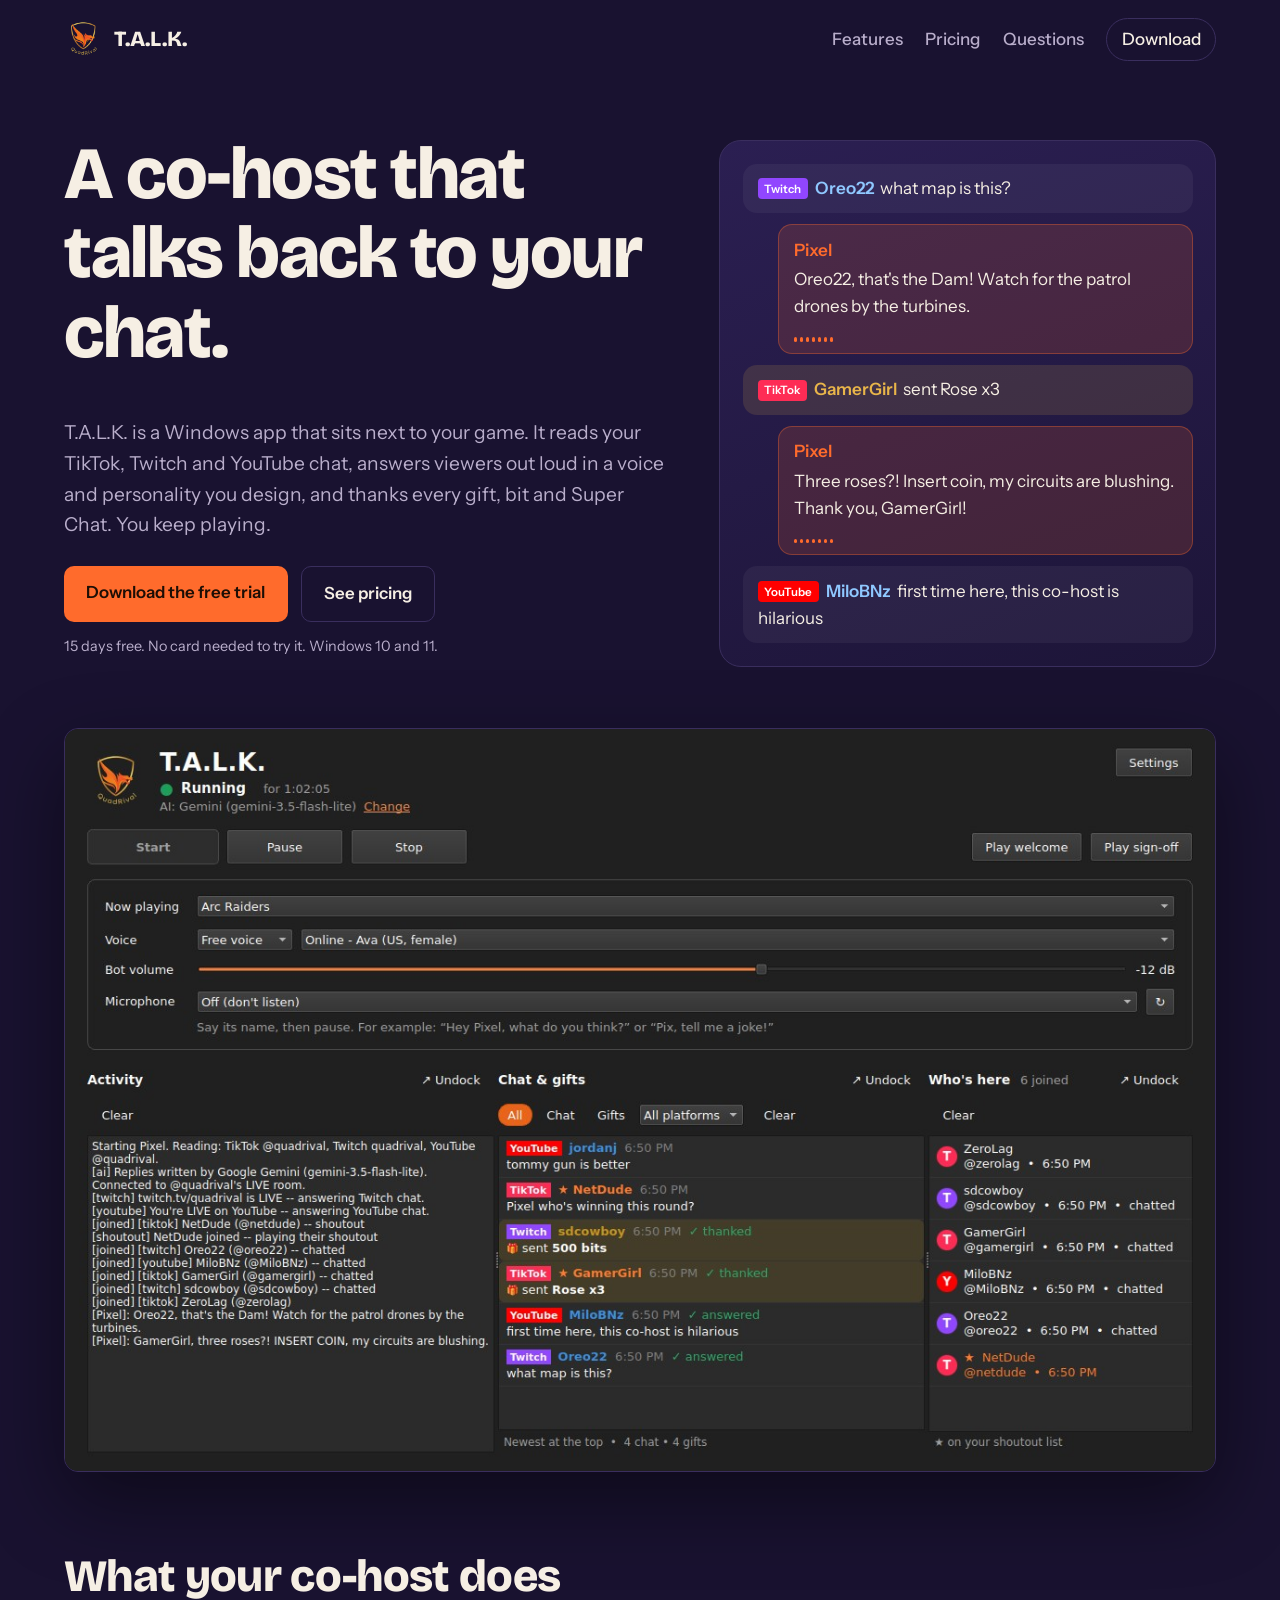
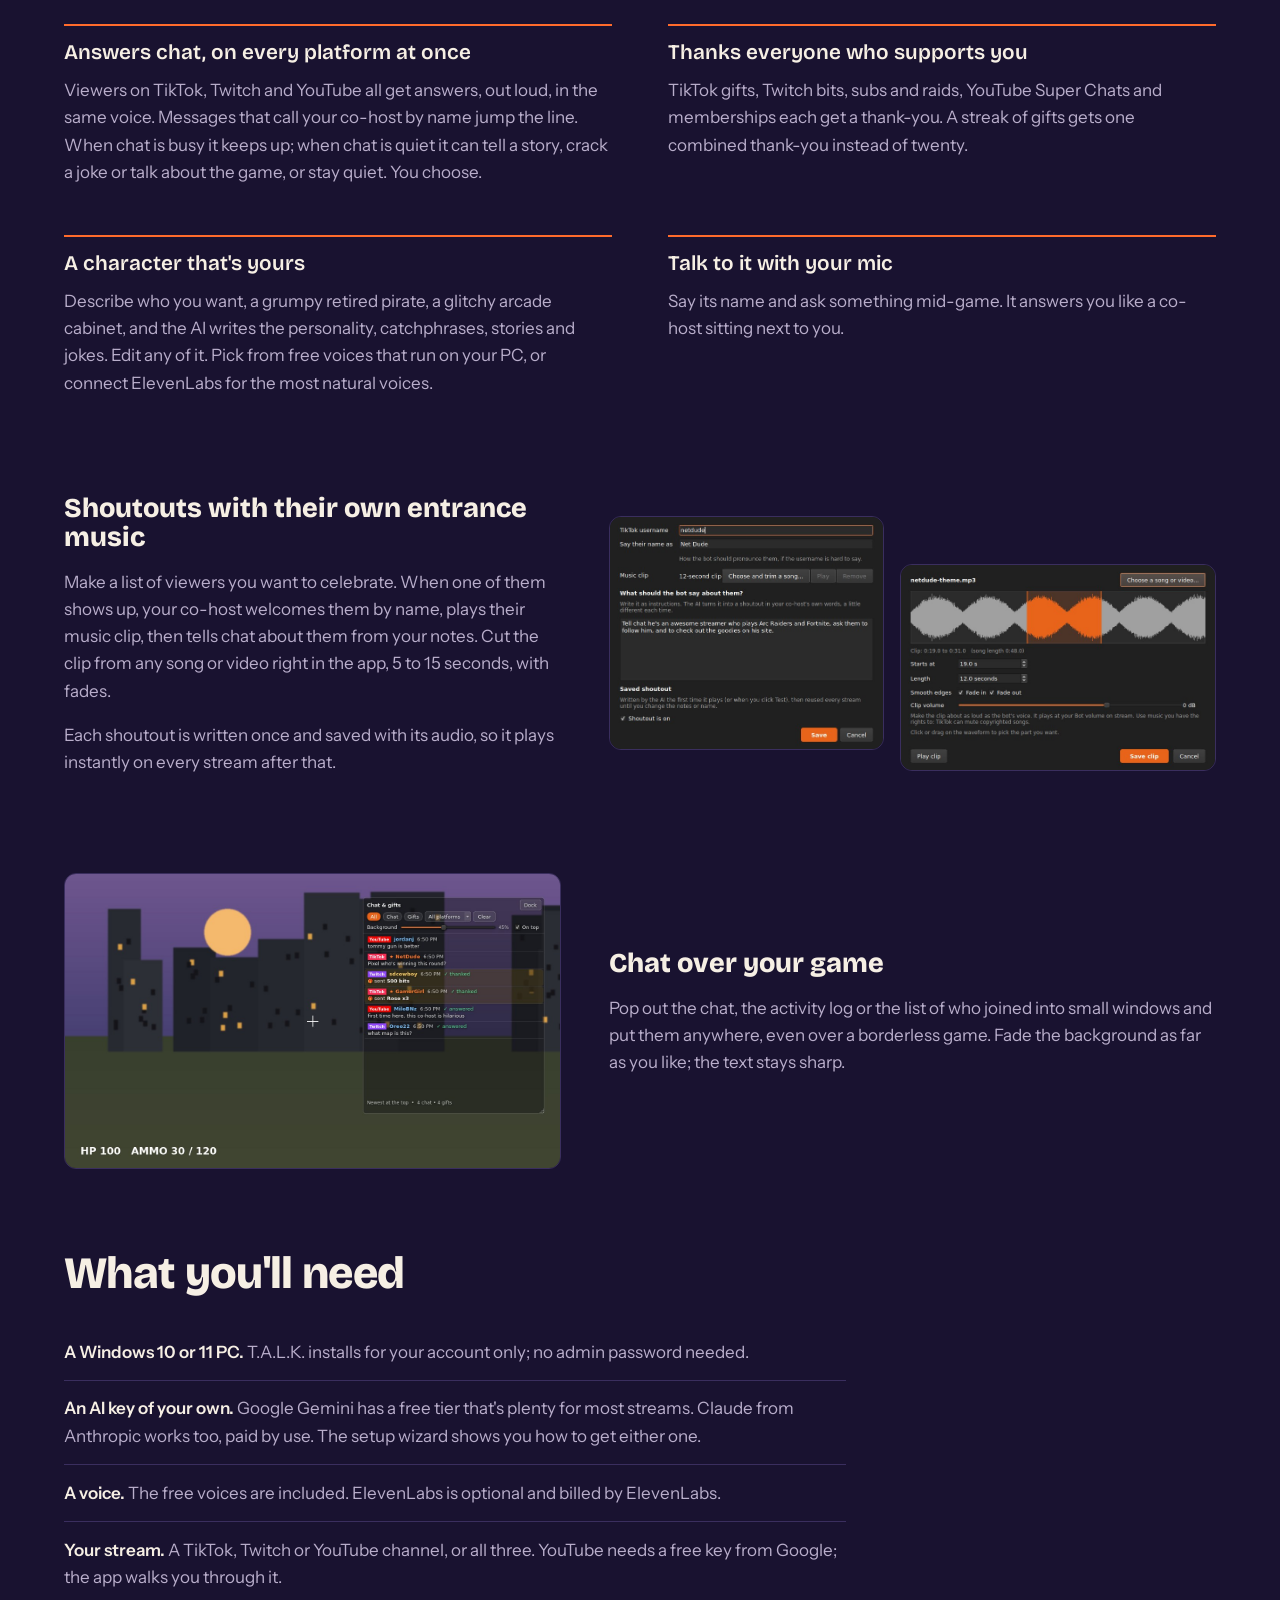
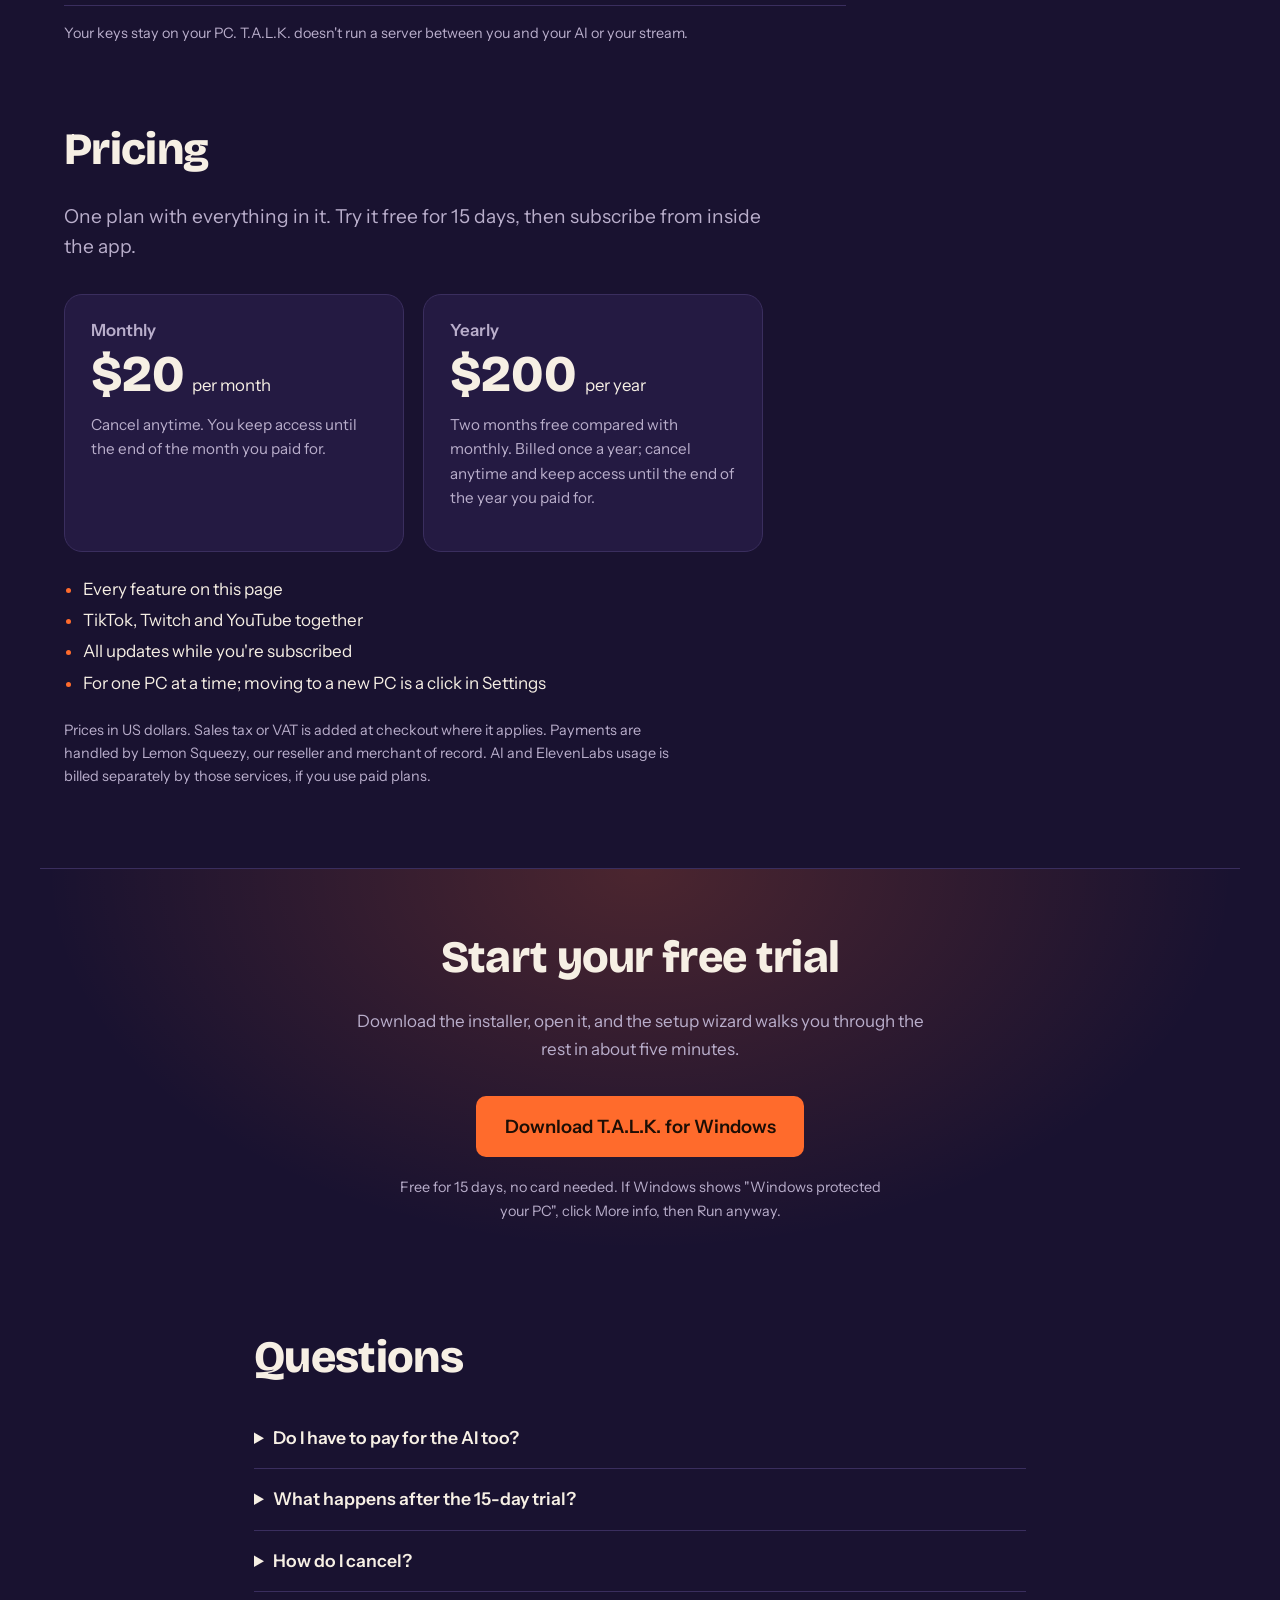
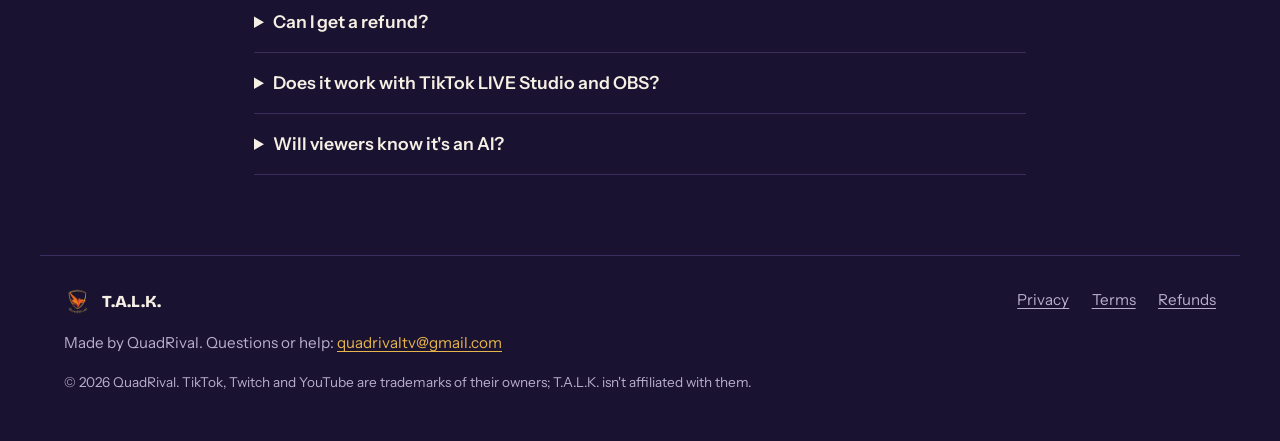
<file: index.html>
<!DOCTYPE html>
<html lang="en">
<head>
<meta charset="utf-8">
<meta name="viewport" content="width=device-width, initial-scale=1">
<title>T.A.L.K. – an AI co-host for your live streams</title>
<meta name="description" content="T.A.L.K. is a Windows app that adds an AI co-host to your TikTok, Twitch and YouTube live streams. It reads chat, answers viewers out loud and thanks gifters.">
<link rel="icon" href="assets/favicon.png">
<link rel="preconnect" href="https://fonts.googleapis.com">
<link rel="preconnect" href="https://fonts.gstatic.com" crossorigin>
<link href="https://fonts.googleapis.com/css2?family=Bricolage+Grotesque:opsz,wght@12..96,600;12..96,800&family=Instrument+Sans:wght@400;500;600&display=swap" rel="stylesheet">
<link rel="stylesheet" href="style.css">
</head>
<body>

<header class="top">
  <a class="brand" href="./"><img src="assets/logo.png" alt="" width="40" height="40"><span>T.A.L.K.</span></a>
  <nav>
    <a href="#features">Features</a>
    <a href="#pricing">Pricing</a>
    <a href="#faq">Questions</a>
    <a class="nav-cta" href="#download">Download</a>
  </nav>
</header>

<main>
  <section class="hero">
    <div class="hero-copy">
      <h1>A co-host that talks back to your chat.</h1>
      <p class="lead">T.A.L.K. is a Windows app that sits next to your game. It reads your TikTok, Twitch and YouTube chat, answers viewers out loud in a voice and personality you design, and thanks every gift, bit and Super Chat. You keep playing.</p>
      <div class="actions">
        <a class="button primary" href="#download">Download the free trial</a>
        <a class="button quiet" href="#pricing">See pricing</a>
      </div>
      <p class="fine">15 days free. No card needed to try it. Windows 10 and 11.</p>
    </div>

    <div class="stage" aria-label="Example of T.A.L.K. answering live chat">
      <ol class="chat">
        <li class="msg" style="--i:0"><span class="badge twitch">Twitch</span><b>Oreo22</b><p>what map is this?</p></li>
        <li class="msg bot" style="--i:1"><b>Pixel</b><p>Oreo22, that's the Dam! Watch for the patrol drones by the turbines.</p><span class="voice" aria-hidden="true"><i></i><i></i><i></i><i></i><i></i><i></i><i></i></span></li>
        <li class="msg gift" style="--i:2"><span class="badge tiktok">TikTok</span><b>GamerGirl</b><p>sent Rose x3</p></li>
        <li class="msg bot" style="--i:3"><b>Pixel</b><p>Three roses?! Insert coin, my circuits are blushing. Thank you, GamerGirl!</p><span class="voice" aria-hidden="true"><i></i><i></i><i></i><i></i><i></i><i></i><i></i></span></li>
        <li class="msg" style="--i:4"><span class="badge youtube">YouTube</span><b>MiloBNz</b><p>first time here, this co-host is hilarious</p></li>
      </ol>
    </div>
  </section>

  <figure class="shot wide">
    <img src="assets/screen-main.jpg" alt="The T.A.L.K. window while live: controls at the top, then the activity log, a combined Chat and gifts list with TikTok, Twitch and YouTube badges, and a list of who joined." width="1240" height="800" loading="lazy">
  </figure>

  <section id="features" class="features">
    <h2>What your co-host does</h2>

    <div class="feature">
      <div class="feature-text">
        <h3>Answers chat, on every platform at once</h3>
        <p>Viewers on TikTok, Twitch and YouTube all get answers, out loud, in the same voice. Messages that call your co-host by name jump the line. When chat is busy it keeps up; when chat is quiet it can tell a story, crack a joke or talk about the game, or stay quiet. You choose.</p>
      </div>
      <div class="feature-text">
        <h3>Thanks everyone who supports you</h3>
        <p>TikTok gifts, Twitch bits, subs and raids, YouTube Super Chats and memberships each get a thank-you. A streak of gifts gets one combined thank-you instead of twenty.</p>
      </div>
      <div class="feature-text">
        <h3>A character that's yours</h3>
        <p>Describe who you want, a grumpy retired pirate, a glitchy arcade cabinet, and the AI writes the personality, catchphrases, stories and jokes. Edit any of it. Pick from free voices that run on your PC, or connect ElevenLabs for the most natural voices.</p>
      </div>
      <div class="feature-text">
        <h3>Talk to it with your mic</h3>
        <p>Say its name and ask something mid-game. It answers you like a co-host sitting next to you.</p>
      </div>
    </div>

    <div class="split">
      <div class="split-text">
        <h3>Shoutouts with their own entrance music</h3>
        <p>Make a list of viewers you want to celebrate. When one of them shows up, your co-host welcomes them by name, plays their music clip, then tells chat about them from your notes. Cut the clip from any song or video right in the app, 5 to 15 seconds, with fades.</p>
        <p>Each shoutout is written once and saved with its audio, so it plays instantly on every stream after that.</p>
      </div>
      <div class="split-shots">
        <img src="assets/screen-shoutout.jpg" alt="Editing a shoutout: TikTok username, the name to say, a 12-second music clip and notes for what to tell chat." width="611" height="520" loading="lazy">
        <img src="assets/screen-trimmer.jpg" alt="The clip trimmer: a song's waveform with a 12-second section highlighted, start and length settings, fades and volume." width="720" height="470" loading="lazy">
      </div>
    </div>

    <div class="split reverse">
      <div class="split-text">
        <h3>Chat over your game</h3>
        <p>Pop out the chat, the activity log or the list of who joined into small windows and put them anywhere, even over a borderless game. Fade the background as far as you like; the text stays sharp.</p>
      </div>
      <div class="split-shots single">
        <img src="assets/screen-overlay.jpg" alt="The Chat and gifts list floating over a game with a see-through background." width="1280" height="760" loading="lazy">
      </div>
    </div>
  </section>

  <section class="needs">
    <h2>What you'll need</h2>
    <ul>
      <li><b>A Windows 10 or 11 PC.</b> T.A.L.K. installs for your account only; no admin password needed.</li>
      <li><b>An AI key of your own.</b> Google Gemini has a free tier that's plenty for most streams. Claude from Anthropic works too, paid by use. The setup wizard shows you how to get either one.</li>
      <li><b>A voice.</b> The free voices are included. ElevenLabs is optional and billed by ElevenLabs.</li>
      <li><b>Your stream.</b> A TikTok, Twitch or YouTube channel, or all three. YouTube needs a free key from Google; the app walks you through it.</li>
    </ul>
    <p class="fine">Your keys stay on your PC. T.A.L.K. doesn't run a server between you and your AI or your stream.</p>
  </section>

  <section id="pricing" class="pricing">
    <h2>Pricing</h2>
    <p class="lead">One plan with everything in it. Try it free for 15 days, then subscribe from inside the app.</p>
    <div class="plans">
      <div class="plan">
        <h3>Monthly</h3>
        <p class="price"><span>$20</span> per month</p>
        <p>Cancel anytime. You keep access until the end of the month you paid for.</p>
      </div>
      <div class="plan">
        <h3>Yearly</h3>
        <p class="price"><span>$200</span> per year</p>
        <p>Two months free compared with monthly. Billed once a year; cancel anytime and keep access until the end of the year you paid for.</p>
      </div>
    </div>
    <ul class="included">
      <li>Every feature on this page</li>
      <li>TikTok, Twitch and YouTube together</li>
      <li>All updates while you're subscribed</li>
      <li>For one PC at a time; moving to a new PC is a click in Settings</li>
    </ul>
    <p class="fine">Prices in US dollars. Sales tax or VAT is added at checkout where it applies. Payments are handled by Lemon Squeezy, our reseller and merchant of record. AI and ElevenLabs usage is billed separately by those services, if you use paid plans.</p>
  </section>

  <section id="download" class="download">
    <h2>Start your free trial</h2>
    <p>Download the installer, open it, and the setup wizard walks you through the rest in about five minutes.</p>
    <a class="button primary big" href="https://github.com/NINONT/talk/releases/latest">Download T.A.L.K. for Windows</a>
    <p class="fine">Free for 15 days, no card needed. If Windows shows "Windows protected your PC", click More info, then Run anyway.</p>
  </section>

  <section id="faq" class="faq">
    <h2>Questions</h2>
    <details>
      <summary>Do I have to pay for the AI too?</summary>
      <p>Not necessarily. With a free Google Gemini key, most streamers pay nothing for the AI. If you choose Claude or ElevenLabs instead, those companies bill you directly for what you use. T.A.L.K. shows which AI and model you're using at all times.</p>
    </details>
    <details>
      <summary>What happens after the 15-day trial?</summary>
      <p>The app asks you to subscribe. Pick monthly or yearly, pay through Lemon Squeezy, and the license key you get by email unlocks T.A.L.K. If you don't subscribe, it stops answering chat; your settings stay on your PC in case you come back.</p>
    </details>
    <details>
      <summary>How do I cancel?</summary>
      <p>Use the link in your Lemon Squeezy receipt email, or email us. You keep access until the end of the period you paid for, and you won't be charged again.</p>
    </details>
    <details>
      <summary>Can I get a refund?</summary>
      <p>Yes, within 14 days of your first payment. See the <a href="refunds.html">refund policy</a>.</p>
    </details>
    <details>
      <summary>Does it work with TikTok LIVE Studio and OBS?</summary>
      <p>Yes. The voice plays like any other app on your PC. In OBS, add an Application Audio Capture source and pick the T.A.L.K. bot window. TikTok LIVE Studio picks it up as an app.</p>
    </details>
    <details>
      <summary>Will viewers know it's an AI?</summary>
      <p>Yes, if they ask. Your co-host plays its character, but it never pretends to be a person when someone sincerely asks, and it never pretends to be you.</p>
    </details>
  </section>
</main>

<footer class="foot">
  <div>
    <a class="brand small" href="./"><img src="assets/logo.png" alt="" width="28" height="28"><span>T.A.L.K.</span></a>
    <p>Made by QuadRival. Questions or help: <a href="mailto:quadrivaltv@gmail.com">quadrivaltv@gmail.com</a></p>
  </div>
  <nav>
    <a href="privacy.html">Privacy</a>
    <a href="terms.html">Terms</a>
    <a href="refunds.html">Refunds</a>
  </nav>
  <p class="copy">© 2026 QuadRival. TikTok, Twitch and YouTube are trademarks of their owners; T.A.L.K. isn't affiliated with them.</p>
</footer>

</body>
</html>
</file>
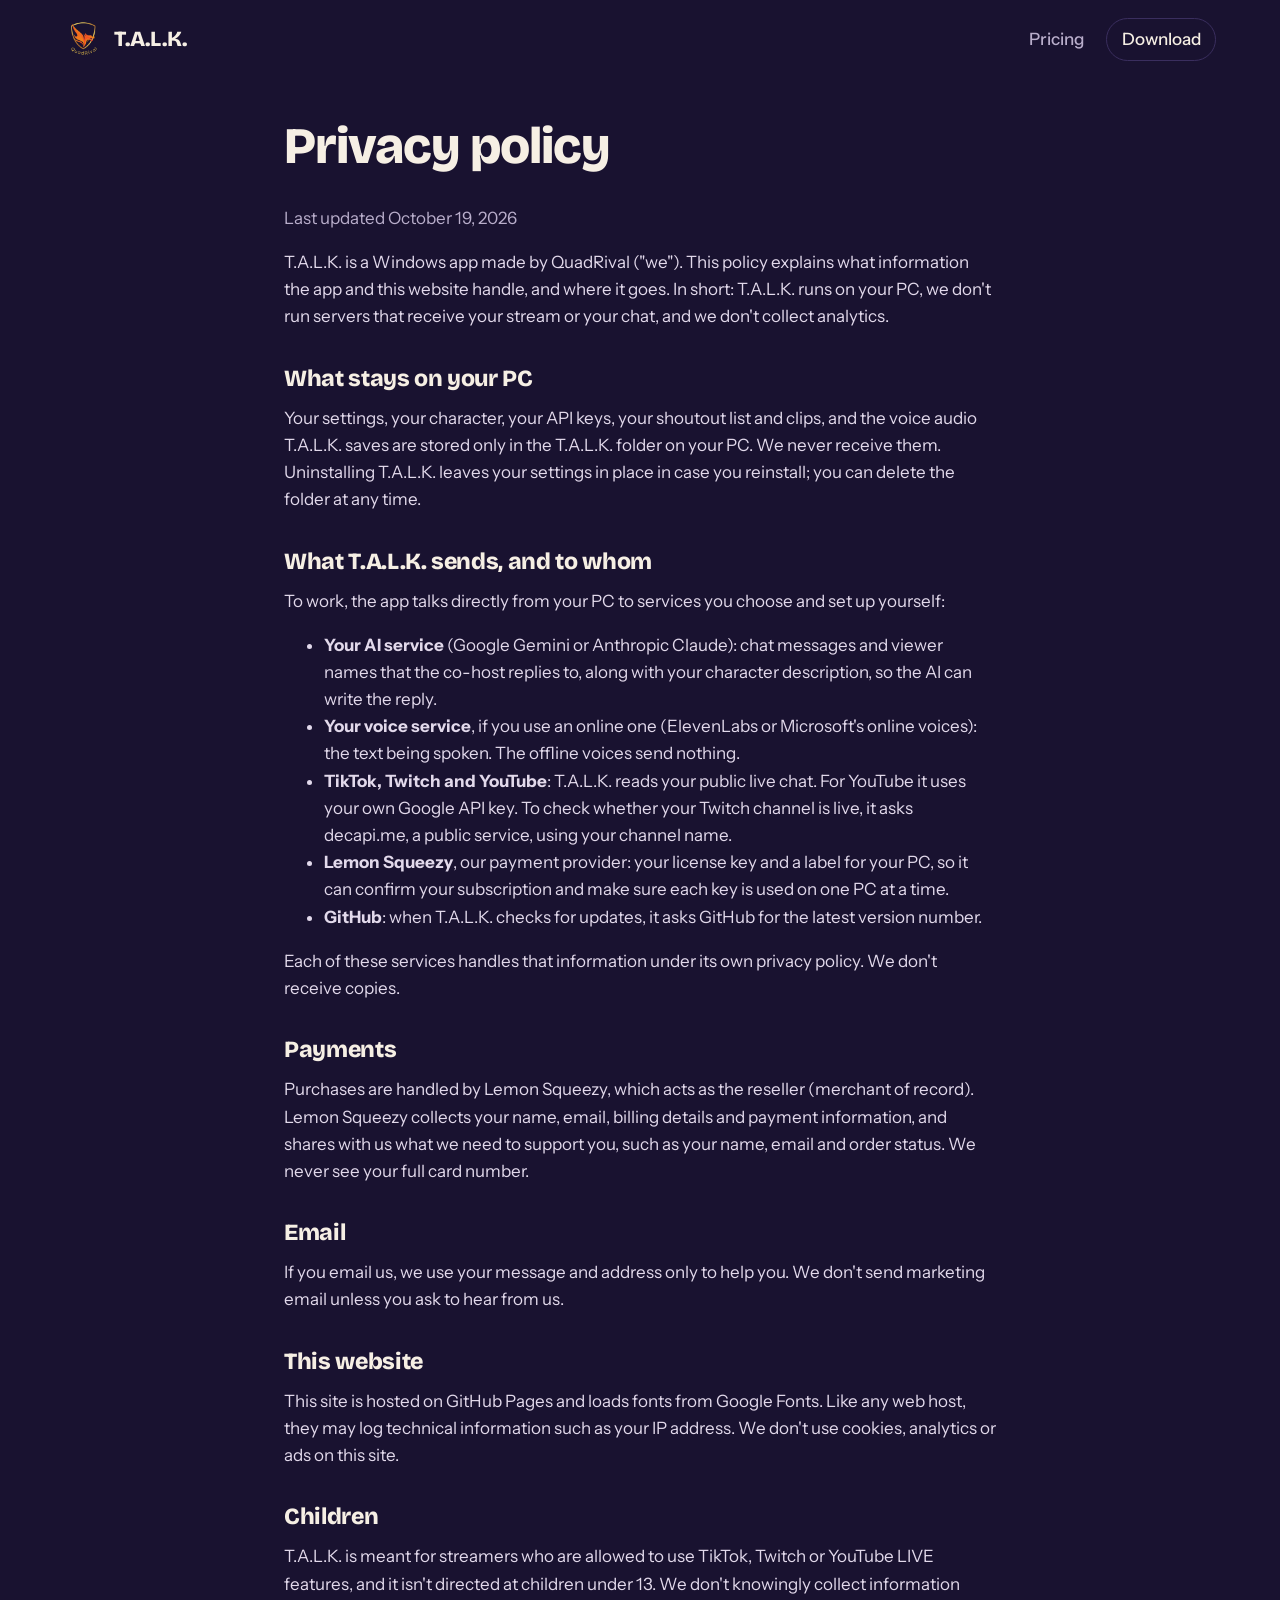
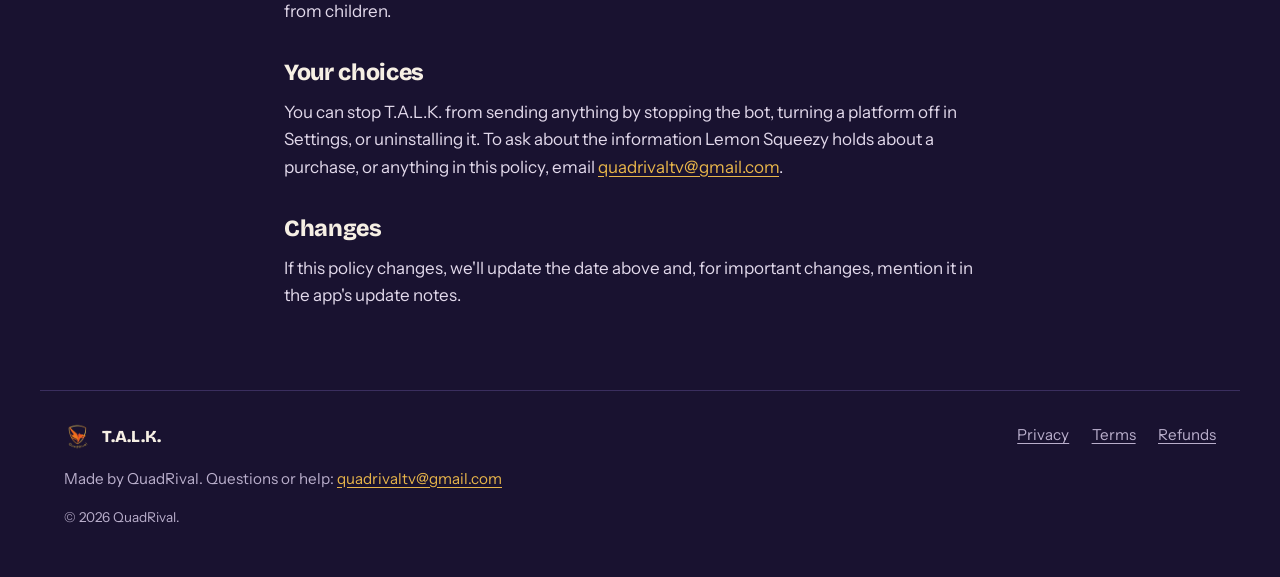
<file: privacy.html>
<!DOCTYPE html>
<html lang="en">
<head>
<meta charset="utf-8">
<meta name="viewport" content="width=device-width, initial-scale=1">
<title>Privacy policy – T.A.L.K.</title>
<link rel="icon" href="assets/favicon.png">
<link rel="preconnect" href="https://fonts.googleapis.com">
<link rel="preconnect" href="https://fonts.gstatic.com" crossorigin>
<link href="https://fonts.googleapis.com/css2?family=Bricolage+Grotesque:opsz,wght@12..96,600;12..96,800&family=Instrument+Sans:wght@400;500;600&display=swap" rel="stylesheet">
<link rel="stylesheet" href="style.css">
</head>
<body>
<header class="top">
  <a class="brand" href="./"><img src="assets/logo.png" alt="" width="40" height="40"><span>T.A.L.K.</span></a>
  <nav><a href="./#pricing">Pricing</a><a class="nav-cta" href="./#download">Download</a></nav>
</header>
<main class="doc">
<h1>Privacy policy</h1>
<p class="updated">Last updated October 19, 2026</p>

<p>T.A.L.K. is a Windows app made by QuadRival ("we"). This policy explains what information the app and this website handle, and where it goes. In short: T.A.L.K. runs on your PC, we don't run servers that receive your stream or your chat, and we don't collect analytics.</p>

<h2>What stays on your PC</h2>
<p>Your settings, your character, your API keys, your shoutout list and clips, and the voice audio T.A.L.K. saves are stored only in the T.A.L.K. folder on your PC. We never receive them. Uninstalling T.A.L.K. leaves your settings in place in case you reinstall; you can delete the folder at any time.</p>

<h2>What T.A.L.K. sends, and to whom</h2>
<p>To work, the app talks directly from your PC to services you choose and set up yourself:</p>
<ul>
  <li><b>Your AI service</b> (Google Gemini or Anthropic Claude): chat messages and viewer names that the co-host replies to, along with your character description, so the AI can write the reply.</li>
  <li><b>Your voice service</b>, if you use an online one (ElevenLabs or Microsoft's online voices): the text being spoken. The offline voices send nothing.</li>
  <li><b>TikTok, Twitch and YouTube</b>: T.A.L.K. reads your public live chat. For YouTube it uses your own Google API key. To check whether your Twitch channel is live, it asks decapi.me, a public service, using your channel name.</li>
  <li><b>Lemon Squeezy</b>, our payment provider: your license key and a label for your PC, so it can confirm your subscription and make sure each key is used on one PC at a time.</li>
  <li><b>GitHub</b>: when T.A.L.K. checks for updates, it asks GitHub for the latest version number.</li>
</ul>
<p>Each of these services handles that information under its own privacy policy. We don't receive copies.</p>

<h2>Payments</h2>
<p>Purchases are handled by Lemon Squeezy, which acts as the reseller (merchant of record). Lemon Squeezy collects your name, email, billing details and payment information, and shares with us what we need to support you, such as your name, email and order status. We never see your full card number.</p>

<h2>Email</h2>
<p>If you email us, we use your message and address only to help you. We don't send marketing email unless you ask to hear from us.</p>

<h2>This website</h2>
<p>This site is hosted on GitHub Pages and loads fonts from Google Fonts. Like any web host, they may log technical information such as your IP address. We don't use cookies, analytics or ads on this site.</p>

<h2>Children</h2>
<p>T.A.L.K. is meant for streamers who are allowed to use TikTok, Twitch or YouTube LIVE features, and it isn't directed at children under 13. We don't knowingly collect information from children.</p>

<h2>Your choices</h2>
<p>You can stop T.A.L.K. from sending anything by stopping the bot, turning a platform off in Settings, or uninstalling it. To ask about the information Lemon Squeezy holds about a purchase, or anything in this policy, email <a href="mailto:quadrivaltv@gmail.com">quadrivaltv@gmail.com</a>.</p>

<h2>Changes</h2>
<p>If this policy changes, we'll update the date above and, for important changes, mention it in the app's update notes.</p>
</main>
<footer class="foot">
  <div>
    <a class="brand small" href="./"><img src="assets/logo.png" alt="" width="28" height="28"><span>T.A.L.K.</span></a>
    <p>Made by QuadRival. Questions or help: <a href="mailto:quadrivaltv@gmail.com">quadrivaltv@gmail.com</a></p>
  </div>
  <nav><a href="privacy.html">Privacy</a><a href="terms.html">Terms</a><a href="refunds.html">Refunds</a></nav>
  <p class="copy">© 2026 QuadRival.</p>
</footer>
</body>
</html>
</file>
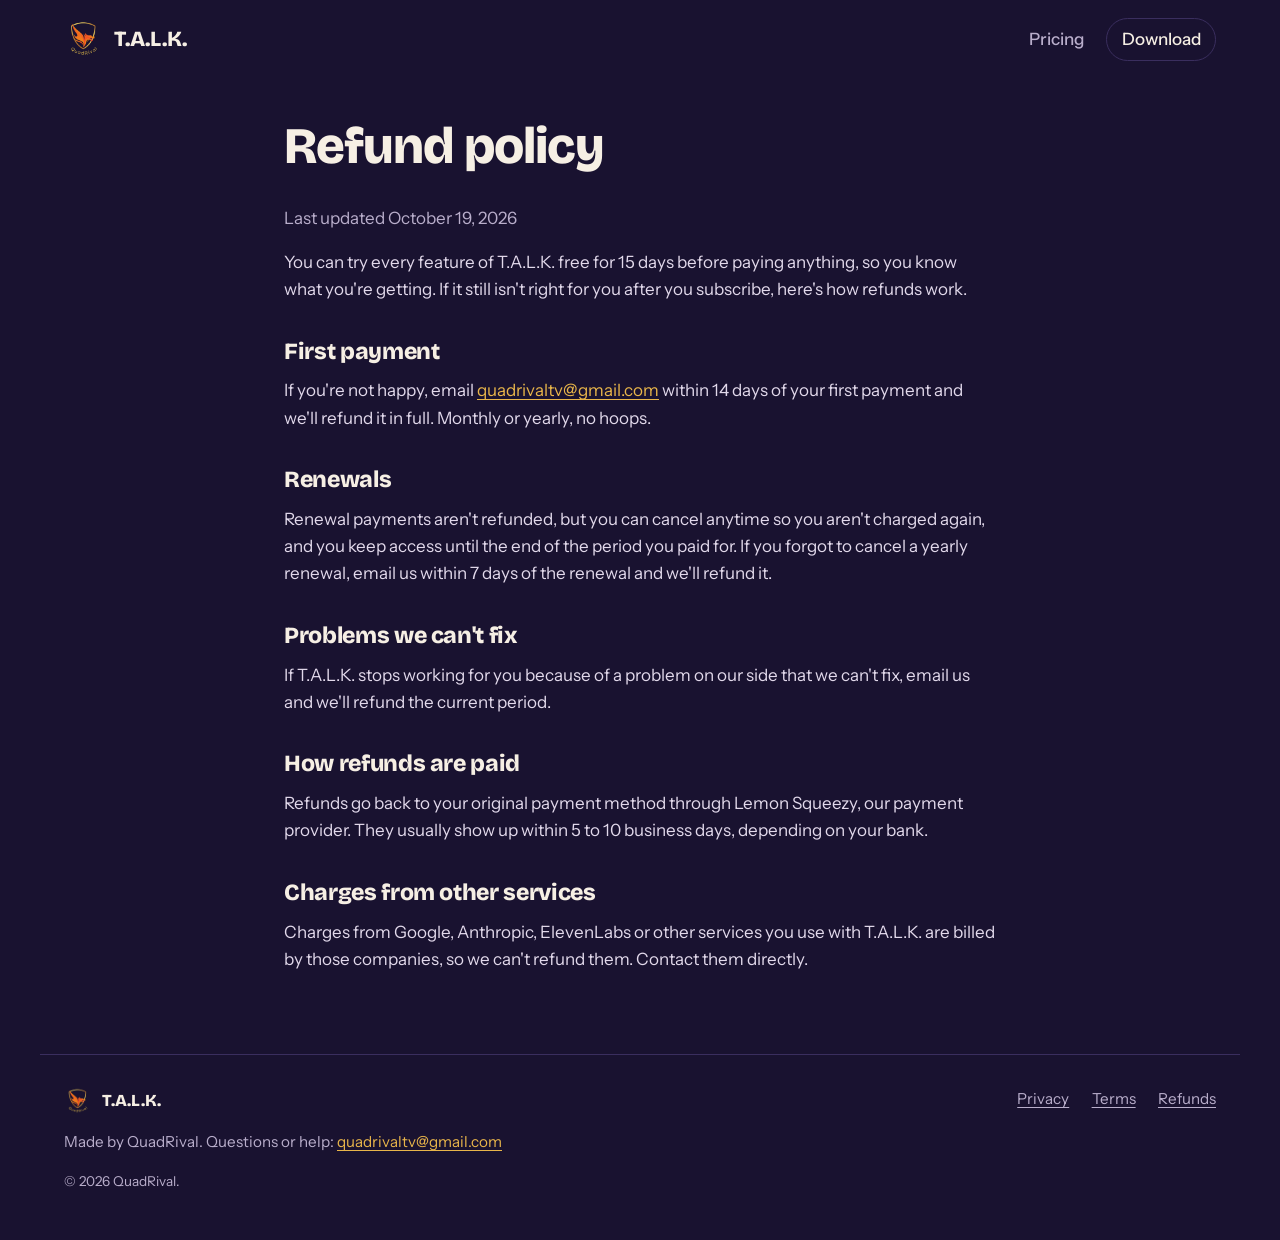
<file: refunds.html>
<!DOCTYPE html>
<html lang="en">
<head>
<meta charset="utf-8">
<meta name="viewport" content="width=device-width, initial-scale=1">
<title>Refund policy – T.A.L.K.</title>
<link rel="icon" href="assets/favicon.png">
<link rel="preconnect" href="https://fonts.googleapis.com">
<link rel="preconnect" href="https://fonts.gstatic.com" crossorigin>
<link href="https://fonts.googleapis.com/css2?family=Bricolage+Grotesque:opsz,wght@12..96,600;12..96,800&family=Instrument+Sans:wght@400;500;600&display=swap" rel="stylesheet">
<link rel="stylesheet" href="style.css">
</head>
<body>
<header class="top">
  <a class="brand" href="./"><img src="assets/logo.png" alt="" width="40" height="40"><span>T.A.L.K.</span></a>
  <nav><a href="./#pricing">Pricing</a><a class="nav-cta" href="./#download">Download</a></nav>
</header>
<main class="doc">
<h1>Refund policy</h1>
<p class="updated">Last updated October 19, 2026</p>

<p>You can try every feature of T.A.L.K. free for 15 days before paying anything, so you know what you're getting. If it still isn't right for you after you subscribe, here's how refunds work.</p>

<h2>First payment</h2>
<p>If you're not happy, email <a href="mailto:quadrivaltv@gmail.com">quadrivaltv@gmail.com</a> within 14 days of your first payment and we'll refund it in full. Monthly or yearly, no hoops.</p>

<h2>Renewals</h2>
<p>Renewal payments aren't refunded, but you can cancel anytime so you aren't charged again, and you keep access until the end of the period you paid for. If you forgot to cancel a yearly renewal, email us within 7 days of the renewal and we'll refund it.</p>

<h2>Problems we can't fix</h2>
<p>If T.A.L.K. stops working for you because of a problem on our side that we can't fix, email us and we'll refund the current period.</p>

<h2>How refunds are paid</h2>
<p>Refunds go back to your original payment method through Lemon Squeezy, our payment provider. They usually show up within 5 to 10 business days, depending on your bank.</p>

<h2>Charges from other services</h2>
<p>Charges from Google, Anthropic, ElevenLabs or other services you use with T.A.L.K. are billed by those companies, so we can't refund them. Contact them directly.</p>
</main>
<footer class="foot">
  <div>
    <a class="brand small" href="./"><img src="assets/logo.png" alt="" width="28" height="28"><span>T.A.L.K.</span></a>
    <p>Made by QuadRival. Questions or help: <a href="mailto:quadrivaltv@gmail.com">quadrivaltv@gmail.com</a></p>
  </div>
  <nav><a href="privacy.html">Privacy</a><a href="terms.html">Terms</a><a href="refunds.html">Refunds</a></nav>
  <p class="copy">© 2026 QuadRival.</p>
</footer>
</body>
</html>
</file>
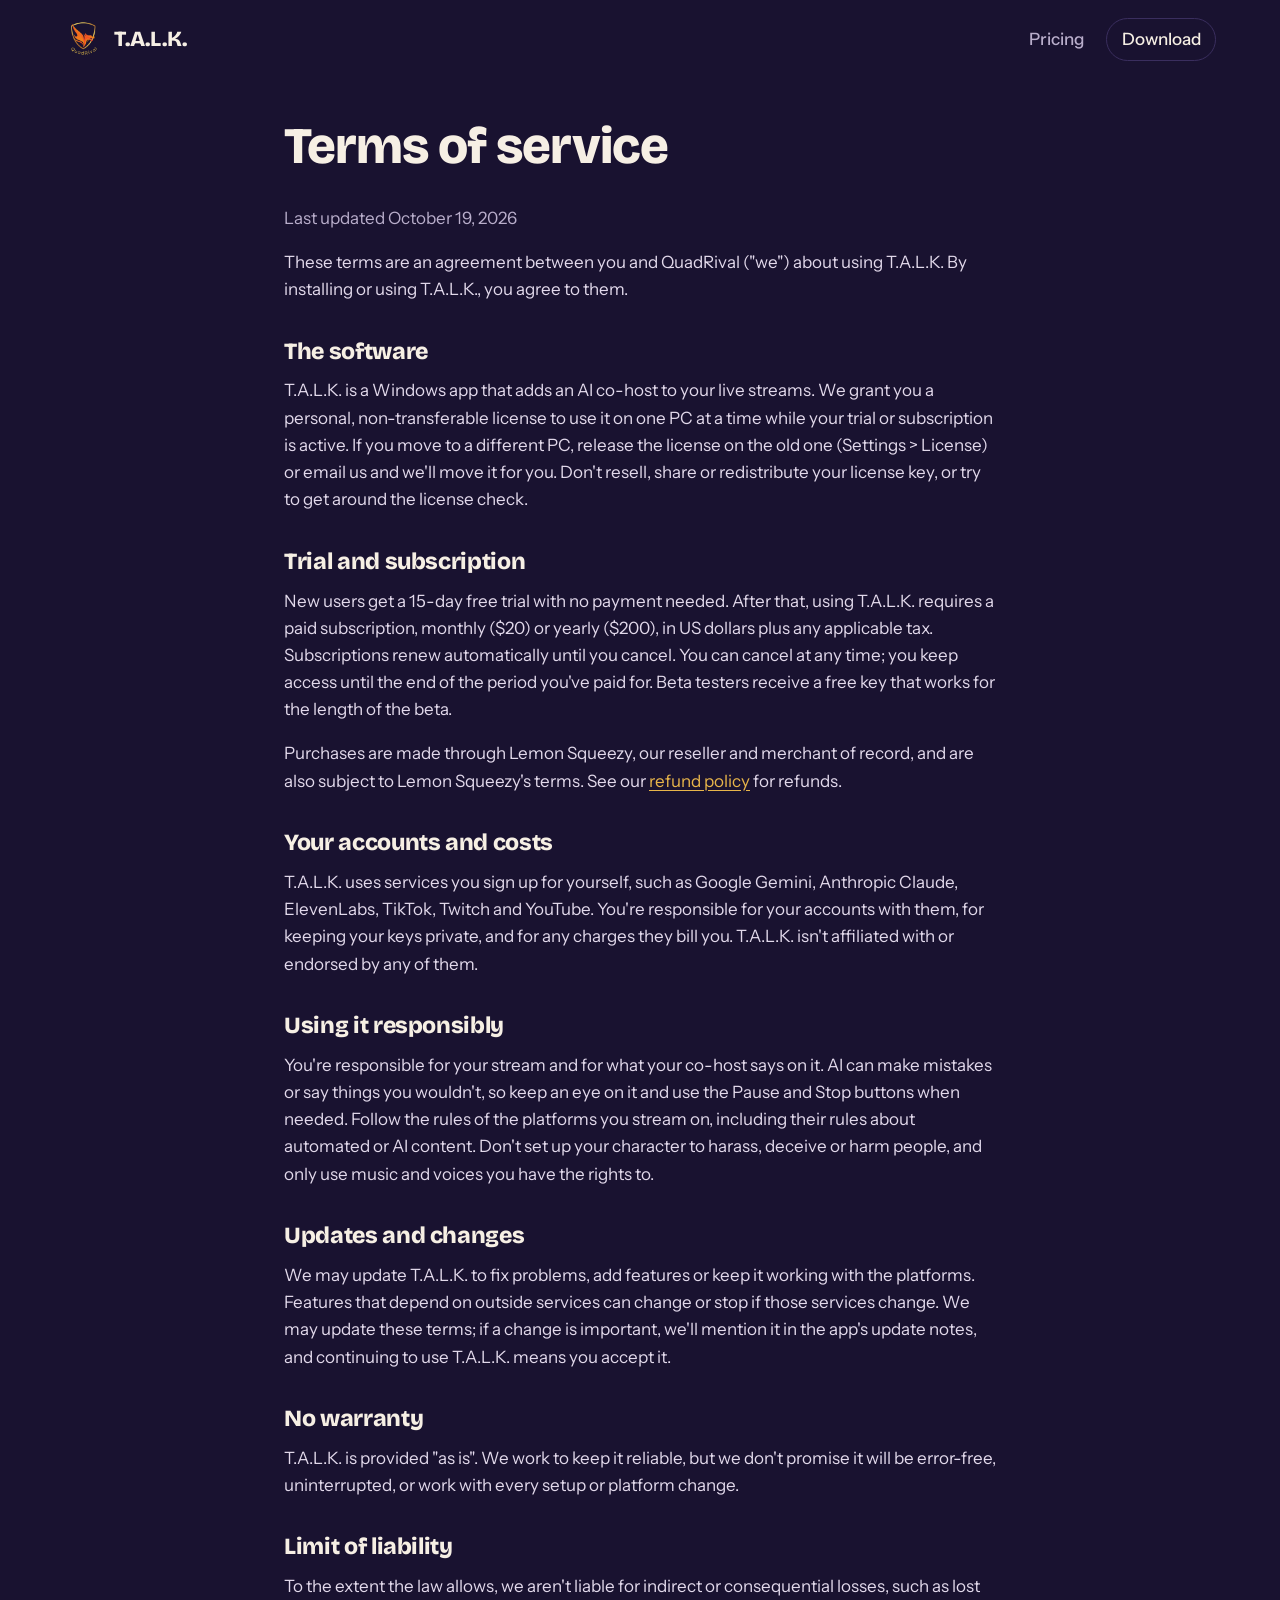
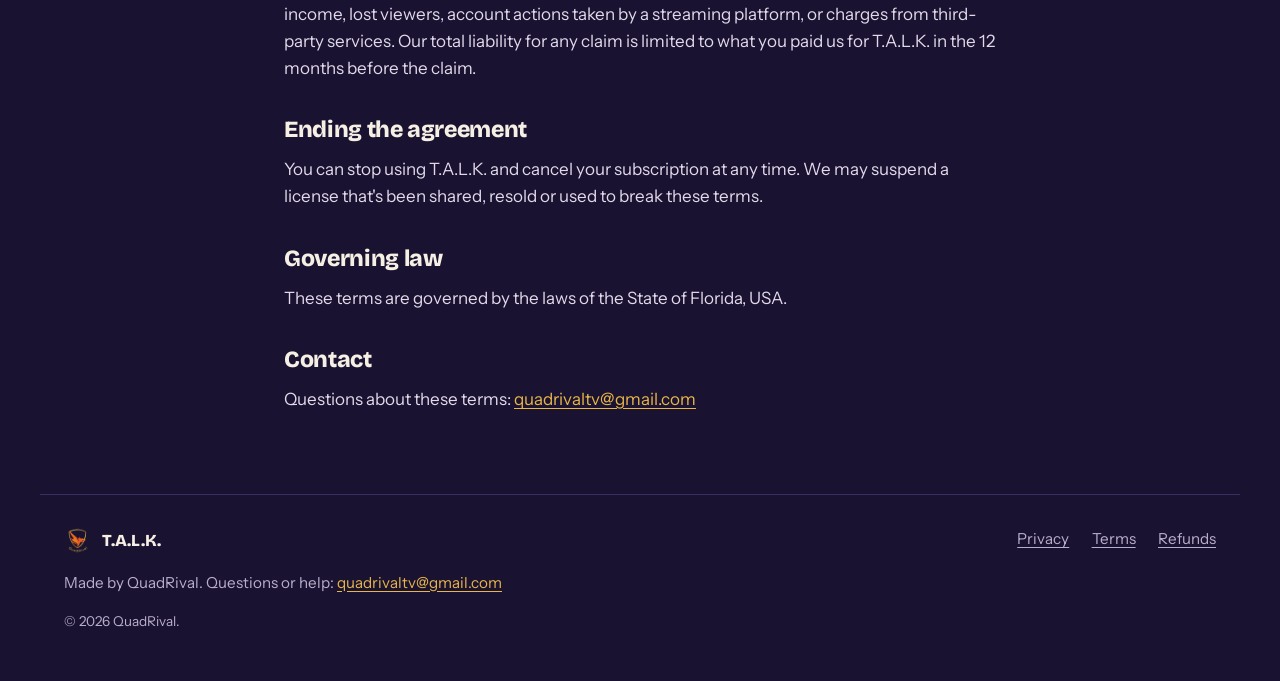
<file: terms.html>
<!DOCTYPE html>
<html lang="en">
<head>
<meta charset="utf-8">
<meta name="viewport" content="width=device-width, initial-scale=1">
<title>Terms of service – T.A.L.K.</title>
<link rel="icon" href="assets/favicon.png">
<link rel="preconnect" href="https://fonts.googleapis.com">
<link rel="preconnect" href="https://fonts.gstatic.com" crossorigin>
<link href="https://fonts.googleapis.com/css2?family=Bricolage+Grotesque:opsz,wght@12..96,600;12..96,800&family=Instrument+Sans:wght@400;500;600&display=swap" rel="stylesheet">
<link rel="stylesheet" href="style.css">
</head>
<body>
<header class="top">
  <a class="brand" href="./"><img src="assets/logo.png" alt="" width="40" height="40"><span>T.A.L.K.</span></a>
  <nav><a href="./#pricing">Pricing</a><a class="nav-cta" href="./#download">Download</a></nav>
</header>
<main class="doc">
<h1>Terms of service</h1>
<p class="updated">Last updated October 19, 2026</p>

<p>These terms are an agreement between you and QuadRival ("we") about using T.A.L.K. By installing or using T.A.L.K., you agree to them.</p>

<h2>The software</h2>
<p>T.A.L.K. is a Windows app that adds an AI co-host to your live streams. We grant you a personal, non-transferable license to use it on one PC at a time while your trial or subscription is active. If you move to a different PC, release the license on the old one (Settings &gt; License) or email us and we'll move it for you. Don't resell, share or redistribute your license key, or try to get around the license check.</p>

<h2>Trial and subscription</h2>
<p>New users get a 15-day free trial with no payment needed. After that, using T.A.L.K. requires a paid subscription, monthly ($20) or yearly ($200), in US dollars plus any applicable tax. Subscriptions renew automatically until you cancel. You can cancel at any time; you keep access until the end of the period you've paid for. Beta testers receive a free key that works for the length of the beta.</p>
<p>Purchases are made through Lemon Squeezy, our reseller and merchant of record, and are also subject to Lemon Squeezy's terms. See our <a href="refunds.html">refund policy</a> for refunds.</p>

<h2>Your accounts and costs</h2>
<p>T.A.L.K. uses services you sign up for yourself, such as Google Gemini, Anthropic Claude, ElevenLabs, TikTok, Twitch and YouTube. You're responsible for your accounts with them, for keeping your keys private, and for any charges they bill you. T.A.L.K. isn't affiliated with or endorsed by any of them.</p>

<h2>Using it responsibly</h2>
<p>You're responsible for your stream and for what your co-host says on it. AI can make mistakes or say things you wouldn't, so keep an eye on it and use the Pause and Stop buttons when needed. Follow the rules of the platforms you stream on, including their rules about automated or AI content. Don't set up your character to harass, deceive or harm people, and only use music and voices you have the rights to.</p>

<h2>Updates and changes</h2>
<p>We may update T.A.L.K. to fix problems, add features or keep it working with the platforms. Features that depend on outside services can change or stop if those services change. We may update these terms; if a change is important, we'll mention it in the app's update notes, and continuing to use T.A.L.K. means you accept it.</p>

<h2>No warranty</h2>
<p>T.A.L.K. is provided "as is". We work to keep it reliable, but we don't promise it will be error-free, uninterrupted, or work with every setup or platform change.</p>

<h2>Limit of liability</h2>
<p>To the extent the law allows, we aren't liable for indirect or consequential losses, such as lost income, lost viewers, account actions taken by a streaming platform, or charges from third-party services. Our total liability for any claim is limited to what you paid us for T.A.L.K. in the 12 months before the claim.</p>

<h2>Ending the agreement</h2>
<p>You can stop using T.A.L.K. and cancel your subscription at any time. We may suspend a license that's been shared, resold or used to break these terms.</p>

<h2>Governing law</h2>
<p>These terms are governed by the laws of the State of Florida, USA.</p>

<h2>Contact</h2>
<p>Questions about these terms: <a href="mailto:quadrivaltv@gmail.com">quadrivaltv@gmail.com</a></p>
</main>
<footer class="foot">
  <div>
    <a class="brand small" href="./"><img src="assets/logo.png" alt="" width="28" height="28"><span>T.A.L.K.</span></a>
    <p>Made by QuadRival. Questions or help: <a href="mailto:quadrivaltv@gmail.com">quadrivaltv@gmail.com</a></p>
  </div>
  <nav><a href="privacy.html">Privacy</a><a href="terms.html">Terms</a><a href="refunds.html">Refunds</a></nav>
  <p class="copy">© 2026 QuadRival.</p>
</footer>
</body>
</html>
</file>
<file: style.css>
:root {
  --night: #191230;
  --raised: #241a42;
  --line: #3a2e5e;
  --text: #f6efe4;
  --muted: #b9aecb;
  --flame: #ff6b2c;
  --flame-deep: #e2531a;
  --gold: #e8b54a;
  --tiktok: #fe2c55;
  --twitch: #9146ff;
  --youtube: #ff0000;
  --display: "Bricolage Grotesque", "Segoe UI", system-ui, sans-serif;
  --body: "Instrument Sans", "Segoe UI", system-ui, sans-serif;
  color-scheme: dark;
}

* { box-sizing: border-box; }
html { scroll-behavior: smooth; }
body {
  margin: 0;
  background: var(--night);
  color: var(--text);
  font: 400 1.0625rem/1.6 var(--body);
  -webkit-font-smoothing: antialiased;
}
img { max-width: 100%; height: auto; display: block; }
a { color: var(--gold); text-underline-offset: 3px; }
a:hover { color: #f5cd77; }
:focus-visible { outline: 3px solid var(--gold); outline-offset: 3px; border-radius: 4px; }

h1, h2, h3 { font-family: var(--display); line-height: 1.08; margin: 0 0 0.6em; }
h1 { font-size: clamp(2.6rem, 6vw, 4.6rem); font-weight: 800; letter-spacing: -0.02em; }
h2 { font-size: clamp(1.9rem, 3.6vw, 2.8rem); font-weight: 800; letter-spacing: -0.015em; }
h3 { font-size: 1.3rem; font-weight: 600; }
p { margin: 0 0 1em; }
.lead { font-size: 1.2rem; color: var(--muted); max-width: 38em; }
.fine { font-size: 0.9rem; color: var(--muted); }

/* ---------- top bar ---------- */
.top {
  display: flex; align-items: center; justify-content: space-between; gap: 1rem;
  max-width: 1200px; margin: 0 auto; padding: 1.1rem 1.5rem;
}
.brand { display: inline-flex; align-items: center; gap: 0.6rem; color: var(--text); text-decoration: none;
  font-family: var(--display); font-weight: 800; font-size: 1.35rem; }
.brand.small { font-size: 1.05rem; }
.top nav { display: flex; align-items: center; gap: 1.4rem; flex-wrap: wrap; }
.top nav a { color: var(--muted); text-decoration: none; font-weight: 500; }
.top nav a:hover { color: var(--text); }
.top nav .nav-cta { color: var(--text); border: 1px solid var(--line); padding: 0.45rem 0.9rem; border-radius: 999px; }

/* ---------- buttons ---------- */
.actions { display: flex; flex-wrap: wrap; gap: 0.8rem; margin: 1.6rem 0 0.8rem; }
.button {
  display: inline-block; text-decoration: none; font-weight: 600; font-size: 1.05rem;
  padding: 0.85rem 1.4rem; border-radius: 10px; transition: background-color 0.15s, color 0.15s;
}
.button.primary { background: var(--flame); color: #1d0e05; }
.button.primary:hover { background: #ff8550; color: #1d0e05; }
.button.quiet { color: var(--text); border: 1px solid var(--line); }
.button.quiet:hover { background: var(--raised); color: var(--text); }
.button.big { font-size: 1.15rem; padding: 1rem 1.8rem; }

main > section, .shot.wide { max-width: 1200px; margin: 0 auto; padding: 0 1.5rem; }

/* ---------- hero ---------- */
.hero {
  display: grid; grid-template-columns: 1.1fr 0.9fr; gap: 3rem; align-items: center;
  padding-top: 3.5rem !important; padding-bottom: 3.5rem !important;
}
.hero h1 { max-width: 11em; }

/* The live chat, playing out once on load: the one moving thing on the page. */
.stage {
  background: linear-gradient(160deg, #2b1f52, #1d1538);
  border: 1px solid var(--line); border-radius: 22px; padding: 1.4rem;
}
.chat { list-style: none; margin: 0; padding: 0; display: flex; flex-direction: column; gap: 0.7rem; }
.msg {
  background: rgba(255, 255, 255, 0.05); border-radius: 14px; padding: 0.7rem 0.95rem;
  animation: arrive 0.45s ease-out both; animation-delay: calc(0.3s + var(--i) * 0.9s);
}
.msg b { font-weight: 600; color: #8fc8ff; margin-right: 0.4rem; }
.msg p { display: inline; margin: 0; }
.msg.gift { background: rgba(232, 181, 74, 0.14); }
.msg.gift b { color: var(--gold); }
.msg.bot { margin-left: 2.2rem; background: rgba(255, 107, 44, 0.16); border: 1px solid rgba(255, 107, 44, 0.35); }
.msg.bot b { color: var(--flame); display: block; margin-bottom: 0.15rem; }
.msg.bot p { display: block; }
.badge { display: inline-block; font-size: 0.72rem; font-weight: 600; color: #fff; padding: 0.08rem 0.4rem;
  border-radius: 4px; margin-right: 0.45rem; vertical-align: 0.1em; }
.badge.tiktok { background: var(--tiktok); }
.badge.twitch { background: var(--twitch); }
.badge.youtube { background: var(--youtube); }
.voice { display: flex; gap: 3px; align-items: flex-end; height: 14px; margin-top: 0.45rem; }
.voice i { width: 3px; background: var(--flame); border-radius: 2px; height: 30%;
  animation: talk 0.9s ease-in-out infinite; animation-delay: calc(var(--i, 0) * 0.1s); }
.voice i:nth-child(2) { animation-delay: 0.12s; } .voice i:nth-child(3) { animation-delay: 0.3s; }
.voice i:nth-child(4) { animation-delay: 0.05s; } .voice i:nth-child(5) { animation-delay: 0.22s; }
.voice i:nth-child(6) { animation-delay: 0.4s; } .voice i:nth-child(7) { animation-delay: 0.16s; }
@keyframes arrive { from { opacity: 0; transform: translateY(10px); } to { opacity: 1; transform: none; } }
@keyframes talk { 0%, 100% { height: 25%; } 50% { height: 100%; } }

/* ---------- screenshots ---------- */
.shot.wide img { border-radius: 14px; border: 1px solid var(--line); box-shadow: 0 30px 80px rgba(0, 0, 0, 0.45); }
.shot.wide { margin-bottom: 5rem; }

/* ---------- features ---------- */
.features > h2 { margin-bottom: 1.5rem; }
.feature { display: grid; grid-template-columns: repeat(2, 1fr); gap: 2rem 3.5rem; margin-bottom: 5rem; }
.feature-text { border-top: 2px solid var(--flame); padding-top: 1rem; }
.feature-text p { color: var(--muted); }
.split { display: grid; grid-template-columns: 0.9fr 1.1fr; gap: 3rem; align-items: center; margin-bottom: 5rem; }
.split.reverse .split-text { order: 2; }
.split-text p { color: var(--muted); }
.split-text h3 { font-size: 1.7rem; font-weight: 800; }
.split-shots { display: grid; grid-template-columns: 1fr 1.15fr; gap: 1rem; align-items: start; }
.split-shots.single { grid-template-columns: 1fr; }
.split-shots img { border-radius: 12px; border: 1px solid var(--line); }
.split-shots img:nth-child(2) { margin-top: 3rem; }

/* ---------- needs ---------- */
.needs { margin-bottom: 5rem; }
.needs ul { list-style: none; padding: 0; margin: 0 0 1rem; max-width: 46em; }
.needs li { padding: 0.9rem 0; border-bottom: 1px solid var(--line); color: var(--muted); }
.needs li b { color: var(--text); font-weight: 600; }

/* ---------- pricing ---------- */
.pricing { margin-bottom: 5rem; }
.plans { display: grid; grid-template-columns: repeat(2, minmax(0, 340px)); gap: 1.2rem; margin: 2rem 0 1.5rem; }
.plan { background: var(--raised); border: 1px solid var(--line); border-radius: 18px; padding: 1.6rem; }
.plan h3 { color: var(--muted); font-size: 1.05rem; font-family: var(--body); }
.plan p { color: var(--muted); font-size: 0.95rem; }
.price { color: var(--text) !important; font-size: 1.05rem !important; margin-bottom: 0.8rem; }
.price span { font-family: var(--display); font-weight: 800; font-size: 3.2rem; line-height: 1; margin-right: 0.3rem; }
.included { padding-left: 1.2rem; margin: 0 0 1.4rem; color: var(--text); }
.included li { margin: 0.25rem 0; }
.included li::marker { color: var(--flame); }
.pricing .fine { max-width: 44em; }

/* ---------- download ---------- */
.download {
  text-align: center; margin-bottom: 5rem;
  background: radial-gradient(ellipse at top, rgba(255, 107, 44, 0.22), transparent 70%);
  border-top: 1px solid var(--line); padding-top: 4rem !important; padding-bottom: 1rem !important;
}
.download p { color: var(--muted); max-width: 34em; margin-left: auto; margin-right: auto; }
.download .button { margin: 1rem 0 1.2rem; }

/* ---------- faq ---------- */
.faq { max-width: 820px !important; margin-bottom: 5rem !important; }
.faq details { border-bottom: 1px solid var(--line); padding: 1rem 0; }
.faq summary { cursor: pointer; font-weight: 600; font-size: 1.1rem; }
.faq details p { color: var(--muted); margin: 0.7rem 0 0; }

/* ---------- footer ---------- */
.foot {
  max-width: 1200px; margin: 0 auto; padding: 2rem 1.5rem 3rem; border-top: 1px solid var(--line);
  display: grid; grid-template-columns: 1fr auto; gap: 1rem 2rem; color: var(--muted); font-size: 0.95rem;
}
.foot nav { display: flex; gap: 1.4rem; align-items: flex-start; }
.foot nav a { color: var(--muted); }
.foot .copy { grid-column: 1 / -1; font-size: 0.85rem; margin: 0; }
.foot p { margin: 0.5rem 0 0; }

/* ---------- policy pages ---------- */
.doc { max-width: 760px; margin: 0 auto; padding: 2.5rem 1.5rem 4rem; }
.doc h1 { font-size: clamp(2.2rem, 5vw, 3.2rem); }
.doc h2 { font-size: 1.45rem; margin-top: 2.2rem; }
.doc p, .doc li { color: #e2d9eb; }
.doc .updated { color: var(--muted); }

/* ---------- small screens ---------- */
@media (max-width: 860px) {
  .hero, .split, .feature { grid-template-columns: 1fr; }
  .split.reverse .split-text { order: 0; }
  .split-shots img:nth-child(2) { margin-top: 0; }
  .plans { grid-template-columns: 1fr; }
  .top nav a:not(.nav-cta) { display: none; }
  .foot { grid-template-columns: 1fr; }
}

@media (prefers-reduced-motion: reduce) {
  html { scroll-behavior: auto; }
  .msg, .voice i { animation: none; }
}
</file>
